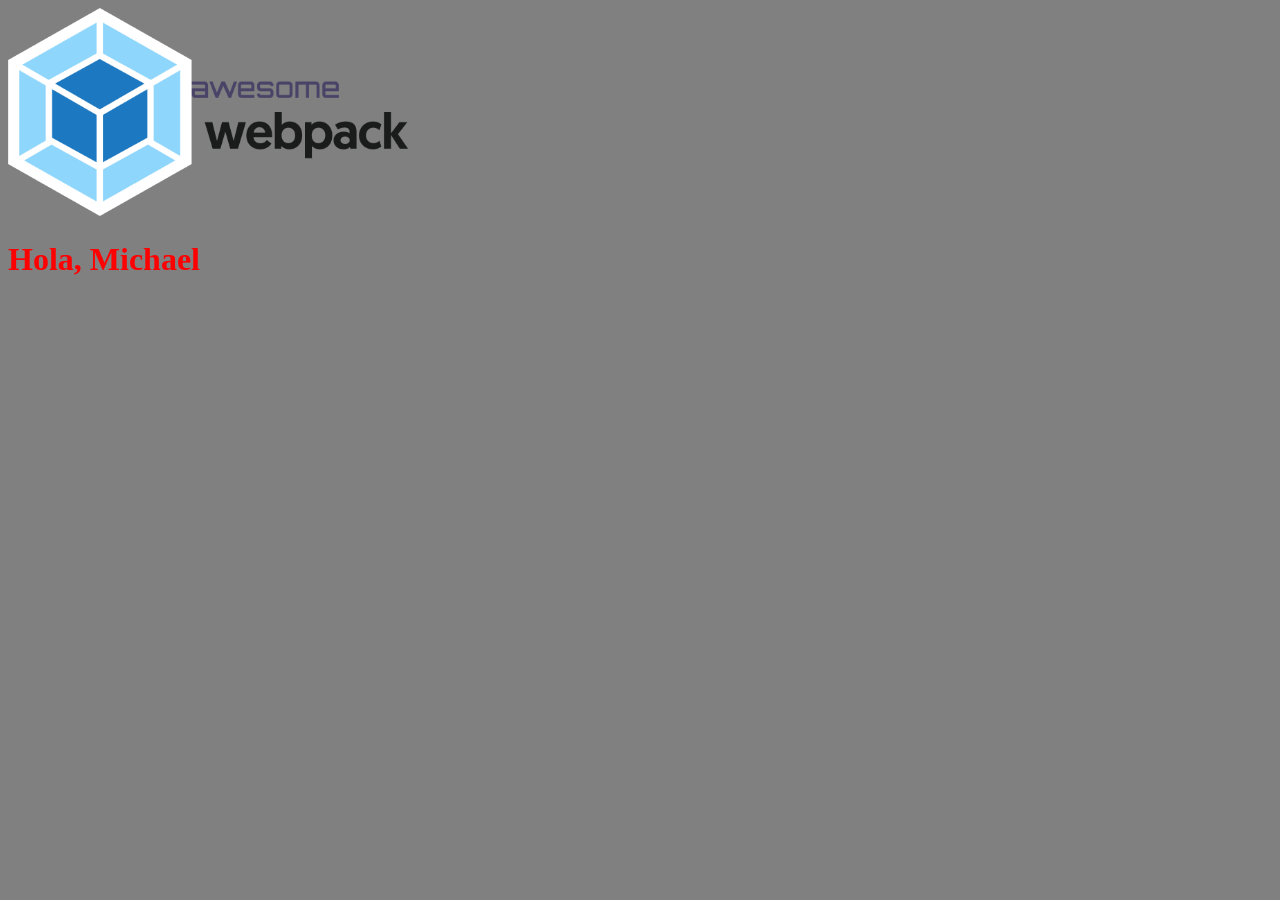
<file: docs/index.html>
<!doctype html><html lang="es"><head><meta charset="UTF-8"><meta name="viewport" content="width=device-width,initial-scale=1"><title>Webpack-Básico</title><link href="main.1340076203875532a352.css" rel="stylesheet"></head><body><img src="./assets/webpack-sprite.png" alt="Webpack logo"><script src="main.ca180b8f50a66d153a9f.js"></script></body></html>
</file>
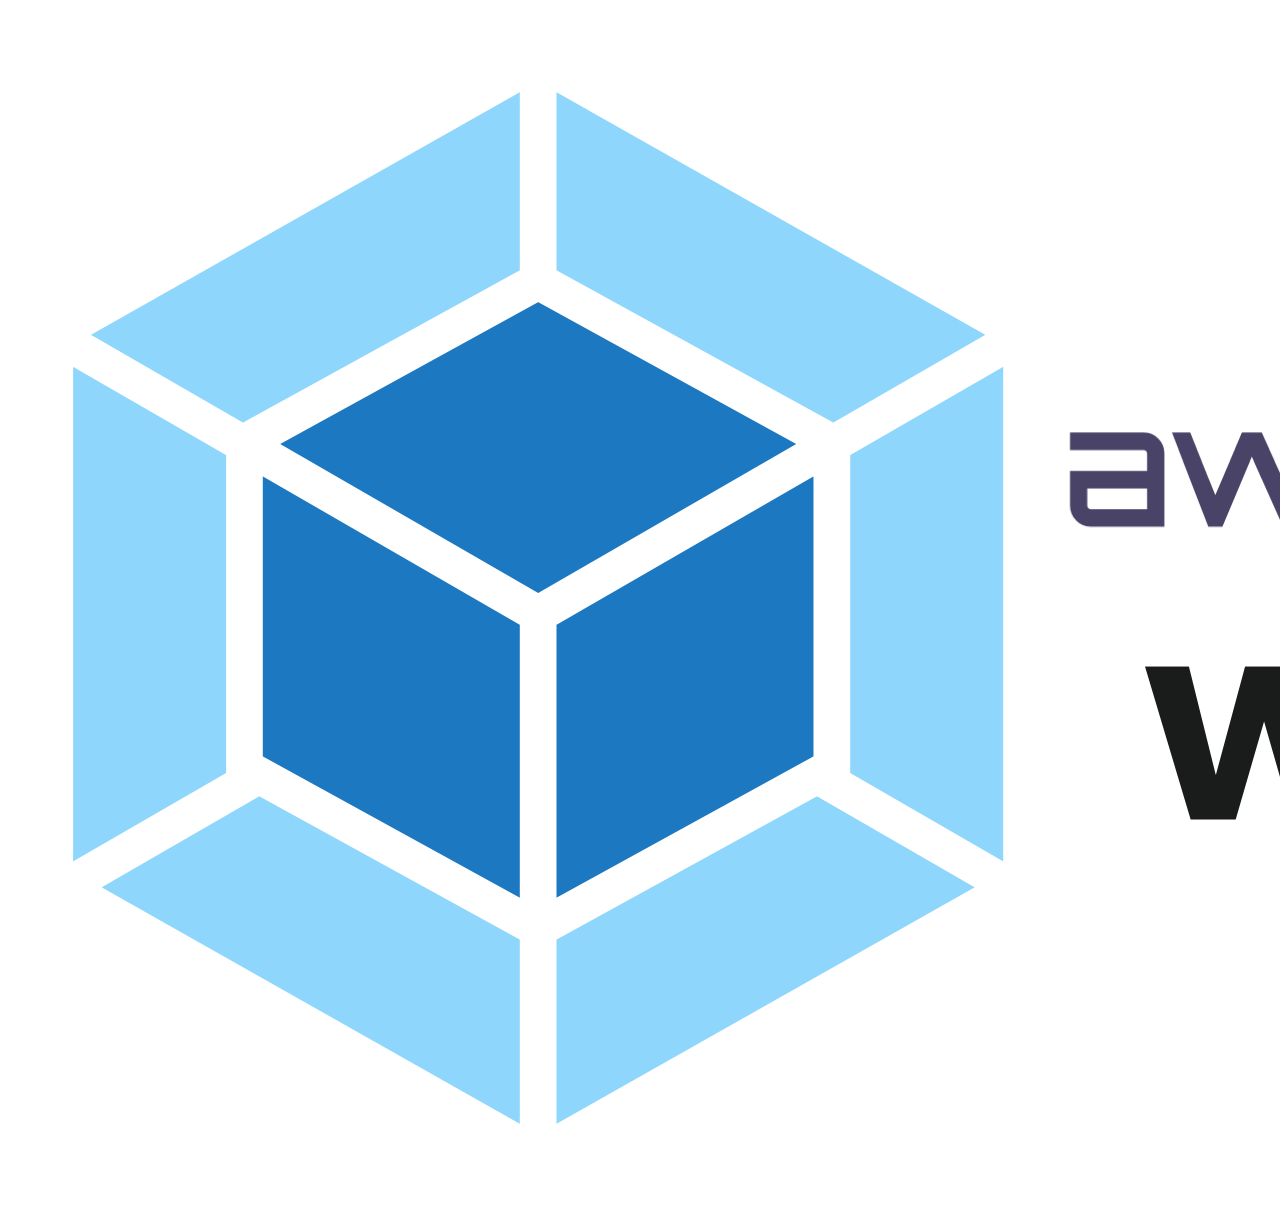
<file: src/index.html>
<!DOCTYPE html>
<html lang="es">
<head>
    <meta charset="UTF-8">
    <meta name="viewport" content="width=device-width, initial-scale=1.0">
    <title>Webpack-Básico</title>
</head>
<body>
    
    <img src="./assets/webpack-sprite.png" alt="Webpack logo">


</body>
</html>
</file>
<file: docs/main.1340076203875532a352.css>
body,html{background-color:grey}img{width:400px}
</file>
